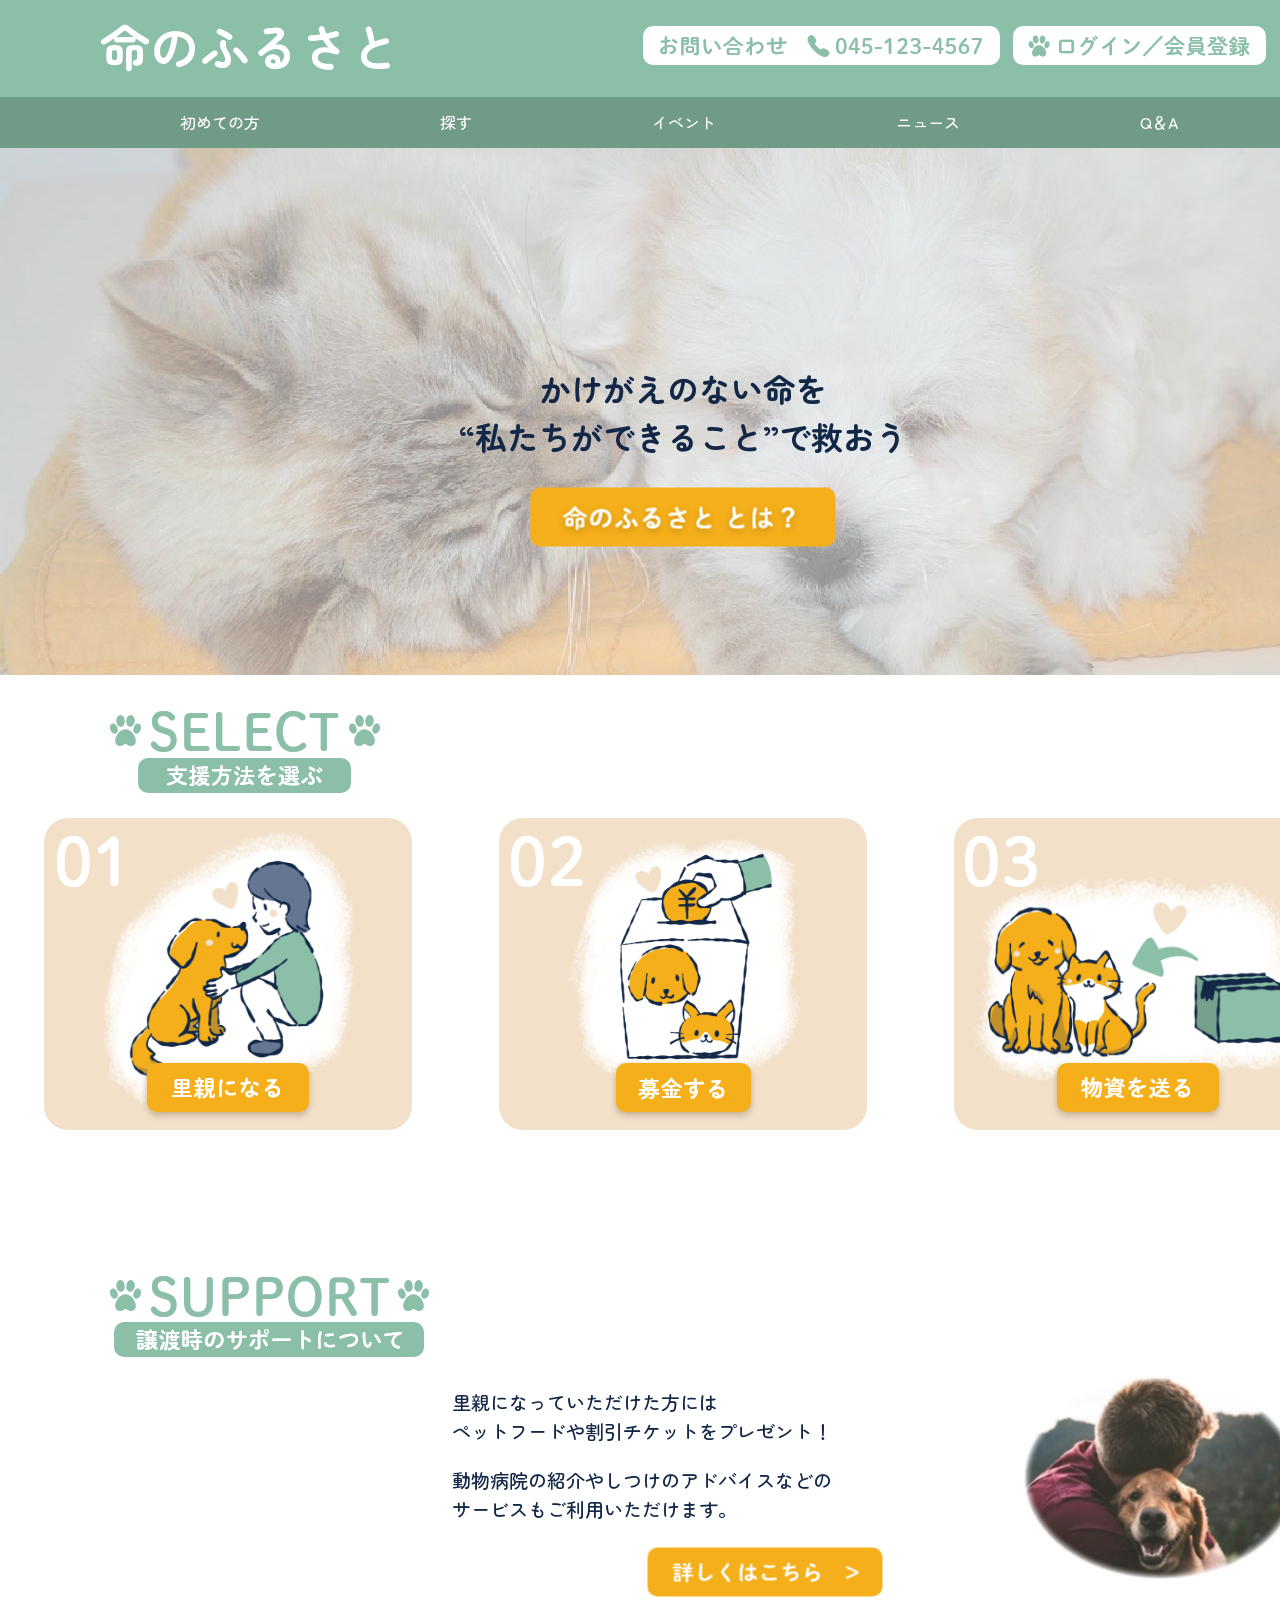
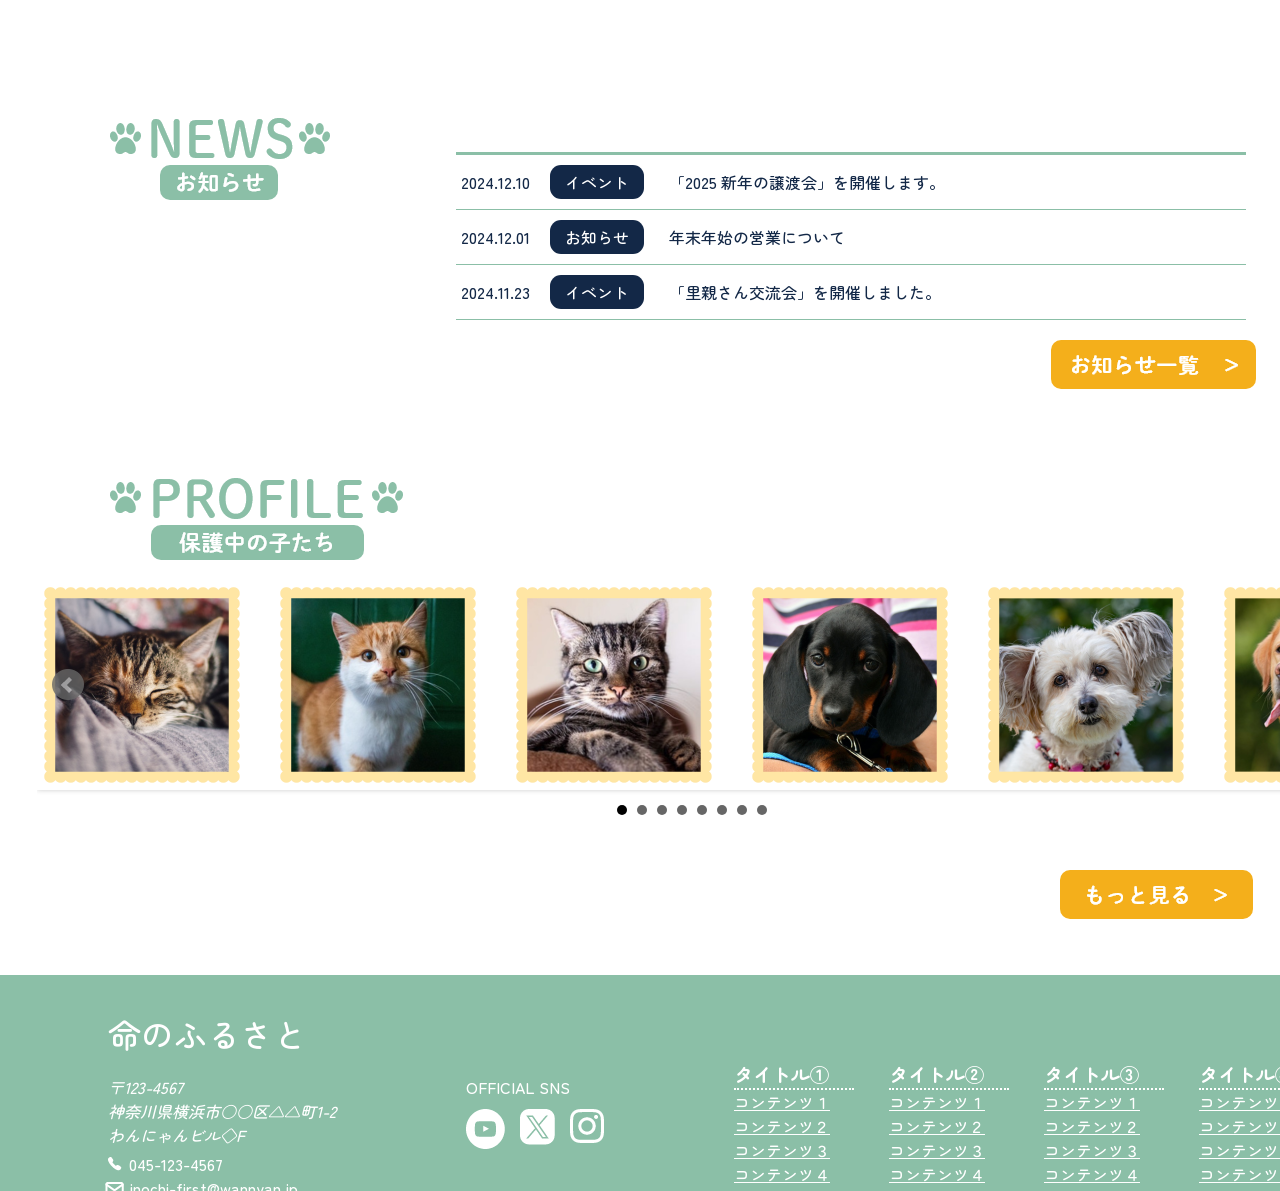
<file: index.html>
<!doctype html>

<html lang="ja">
<head>
<meta charset="utf-8">
<meta name="Description" content="ここに説明文を入れる">
<meta name="viewport" content="width=device-width">
<link rel="preconnect" href="https://fonts.googleapis.com">
<link rel="preconnect" href="https://fonts.gstatic.com" crossorigin>
<link href="https://fonts.googleapis.com/css2?family=M+PLUS+Rounded+1c&family=Zen+Maru+Gothic:wght@400;500;700&display=swap" rel="stylesheet">
<title>命のふるさとホームページ</title>
<link href="css/style.css" rel="stylesheet" type="text/css">
<link href="jquery/bxslider/jquery.bxslider.css" rel="stylesheet"/>
<link href="css/style2.css" rel="stylesheet" type="text/css">
</head>
	
<body>
	<header>
		<div id="headerinner">
			<div id="logo">
				<h1>命のふるさと</h1>
      </div>
			<div class="pc_headersub">
				<div id="headerbutton1">
				<img src="common/images/header_button1.png.png" alt="お問い合わせ電話番号">
				</div>
				<div id="headerbutton2">
				<a href="login.html"><img src="common/images/header_button2.png.png"
		    alt="ログイン・会員登録"></a>
				</div>
			</div>
		</div>
		
		<nav id="gnavi">
		 <ul>
		 <a class="gnavilink" href="#"><li>初めての方</li></a>
		 <a class="gnavilink" href="#"><li>探す</li></a>
		 <a class="gnavilink" href="#"><li>イベント</li></a>
		 <a class="gnavilink" href="#"><li>ニュース</li></a>
		 <a class="gnavilink" href="#"><li>Q＆A</li></a>
		</ul>
		</nav>
 	</header>
  <main>
		<div id="topphoto">
			<img src="images/main.jpg.jpg" alt="トップページメイン画像">
			<h1 id="copyright">
			かけがえのない命を<br>
			“私たちができること”で救おう
			</h1>
			<a href="#"><img src="images/main_button.png.png" alt="命のふるさととは？" id="pc_mainbtn"></a>
			
		</div>
		
		<section id="select">
			<h2><img class="menulogo" src="images/select_title.png.png" alt="支援方法を選ぶ"></h2>
			<ul id="selectmenu">
			<li><img src="images/select_menu1.png.png" alt="里親になる" class="selectphoto"></li>
			<li><img src="images/select_menu2.png.png" alt="募金する" class="selectphoto"></li>
			<li><img src="images/select_menu3.png.png" alt="物資を送る" class="selectphoto"></li>
			</ul>
		</section>
		<script src="jquery/jquery-3.7.1.min.js"></script>
		<script>
			$(function(){
				$(".selectphoto").on("mouseover",function(){
					$(this).css("opacity",0.7);
				});
				$(".selectphoto").on("mouseout",function(){
					$(this).css("opacity",1.0);
				});
			});
		</script>
		
		<section id="support">
			<h2><img class="menulogo" src="images/supprt_title.png.png" alt="譲渡時のサポートについて"></h2>
			<div id="support1">
				<p>里親になっていただけた方には</p>
				<p>ペットフードや割引チケットをプレゼント！</p>
			</div>
			<div id="support2">
				<p>動物病院の紹介やしつけのアドバイスなどの</p>
				<p>サービスもご利用いただけます。</p>
			</div>
			<div id="kuwashiku">
			<a href="#"><img src="images/support_button.png.png" alt="詳しくはこちら"></a>
			</div>
			<div id="supportphoto">
			<img src="images/support.jpg.jpg" alt="飼い主と愛犬の写真">
			</div>
		</section>
		
		<section id="news">
			<div id="newstitle">
			<h2><img class="menulogo" src="images/news_title.png.png" alt="お知らせ"></h2>
			</div>
			<div id="newsivent">
			<dl>
				<dt class="newstop">2024.12.10<a class="iventtag">イベント</a></dt>
				<a href="#"><dd class="newstop">「2025 新年の譲渡会」を開催します。</dd></a>
				<dt>2024.12.01<a class="iventtag">お知らせ</a></dt>
				<a href="#"><dd>年末年始の営業について</dd></a>
				<dt>2024.11.23<a class="iventtag">イベント</a></dt>
				<a href="#"><dd>「里親さん交流会」を開催しました。</dd></a>
			</dl>
				<div id="ichiran">
			<a href="#"><img src="images/news_button.png.png" alt="お知らせ一覧"></a>
			  </div>
			</div>
		</section>
		
		<section id="profile">
		 <div id="profiletitle">
			<h2><img class="menulogo" src="images/profile_title.png.png" alt="保護中の子たち"></h2>
		 </div>
			<div class="slider-container">
			 <ul id="profilephoto">
		    <li class="slide"><img src="images/profile_cat1.png" alt=""></li>
		    <li class="slide"><img src="images/profile_cat2.png" alt=""></li>
		    <li class="slide"><img src="images/profile_cat3.png" alt=""></li>
		    <li class="slide"><img src="images/profile_dog2.png" alt=""></li>
		    <li class="slide"><img src="images/profile_dog3.png" alt=""></li>
		    <li class="slide"><img src="images/profile_dog4.png" alt=""></li>
		    <li class="slide"><img src="images/profile_dog5.png" alt=""></li>
				<li class="slide"><img src="images/profile_dog1.png" alt=""></li>
		   </ul>
				
			
		 </div>
		 <div id="morebutton">
			 <a href="#"><img src="images/profile_button.png.png" alt="もっと見る"></a>
		 </div>
		 
		 <script src="jquery/jquery-3.7.1.min.js"></script>
     <script src="jquery/bxslider/jquery.bxslider.js"></script>
		 <script>
			$(function(){
			 $('#profilephoto').bxSlider({
			  mode: 'horizontal',
      moveSlides: 1,
      slideMargin: 20,
      infiniteLoop: true,
      slideWidth: 200,
      minSlides: 6,
      maxSlides: 6,
		  moveSlides: 1,
      speed: 800,
			pause: 5000,
      auto: true});
			})
		 </script>
			
	</section>
	</main>
	
	<footer>
	<p id="footerlogo">命のふるさと</p>
	
	<div id="footeraddress">
	<address>〒123-4567</address>
	<address>神奈川県横浜市○○区△△町1-2</address>
	<address>わんにゃんビル◇F</address>
	<div id="tel">
	<p id="telaicon"><img src="common/images/footer_tel.png.png" alt="tel"></p>
	<p>045-123-4567</p>
	</div>
	<div id="mail">
	<p id="mailaicon"><img src="common/images/footer_mail.png.png" alt="mail"></p>
	<p>inochi-first@wannyan.jp</p>
	</div>
	</div>
	<div id="footersns">
	<p>OFFICIAL SNS</p>
	<div id="snsaicon">
	<p id="youtube"><a href="#"><img src="common/images/footer_youtube.png.png" alt="youtubeaicon"></a></p>
	<p id="x"><a href="#"><img src="common/images/footer_x.png.png" alt="xaicon"></a></p>
	<p id="insta"><a href="#"><img src="common/images/footer_insta.png.png" alt="instaaicon"></a></p>
	</div>
	</div>
		<nav class="footermenu">
    <div class="ftmenu">
		<h2>タイトル①</h2>
    <ul>
    <li><a href="#">コンテンツ１</a></li>
			<a href="#"><li>コンテンツ２</li></a>
    <li><a href="#">コンテンツ３</a></li>
		<a href="#"><li>コンテンツ４</li></a>
		<a href="#"><li>コンテンツ５</li></a>
    </ul>
		</div>
		<div class="ftmenu">
		<h2>タイトル②</h2>
    <ul>
    <li><a href="#">コンテンツ１</a></li>
		<a href="#"><li>コンテンツ２</li></a>
    <li><a href="#">コンテンツ３</a></li>
		<a href="#"><li>コンテンツ４</li></a>
		<a href="#"><li>コンテンツ５</li></a>
    </ul>
		</div>
		<div class="ftmenu">
		<h2>タイトル③</h2>
    <ul>
    <li><a href="#">コンテンツ１</a></li>
			<a href="#"><li>コンテンツ２</li></a>
    <li><a href="#">コンテンツ３</a></li>
		<a href="#"><li>コンテンツ４</li></a>
		<a href="#"><li>コンテンツ５</li></a>
    </ul>
		</div>
		<div class="ftmenu">
		<h2>タイトル④</h2>
    <ul>
    <li><a href="#">コンテンツ１</a></li>
    <a href="#"><li>コンテンツ２</li></a>
    <li><a href="#">コンテンツ３</a></li>
		<a href="#"><li>コンテンツ４</li></a>
		<a href="#"><li>コンテンツ５</li></a>
    </ul>
		</div>
		</nav>
		<p id="cr">
			<small >© 2025 M.RISA</small>
		</p>
	</footer>
</body>
</html>
</file>
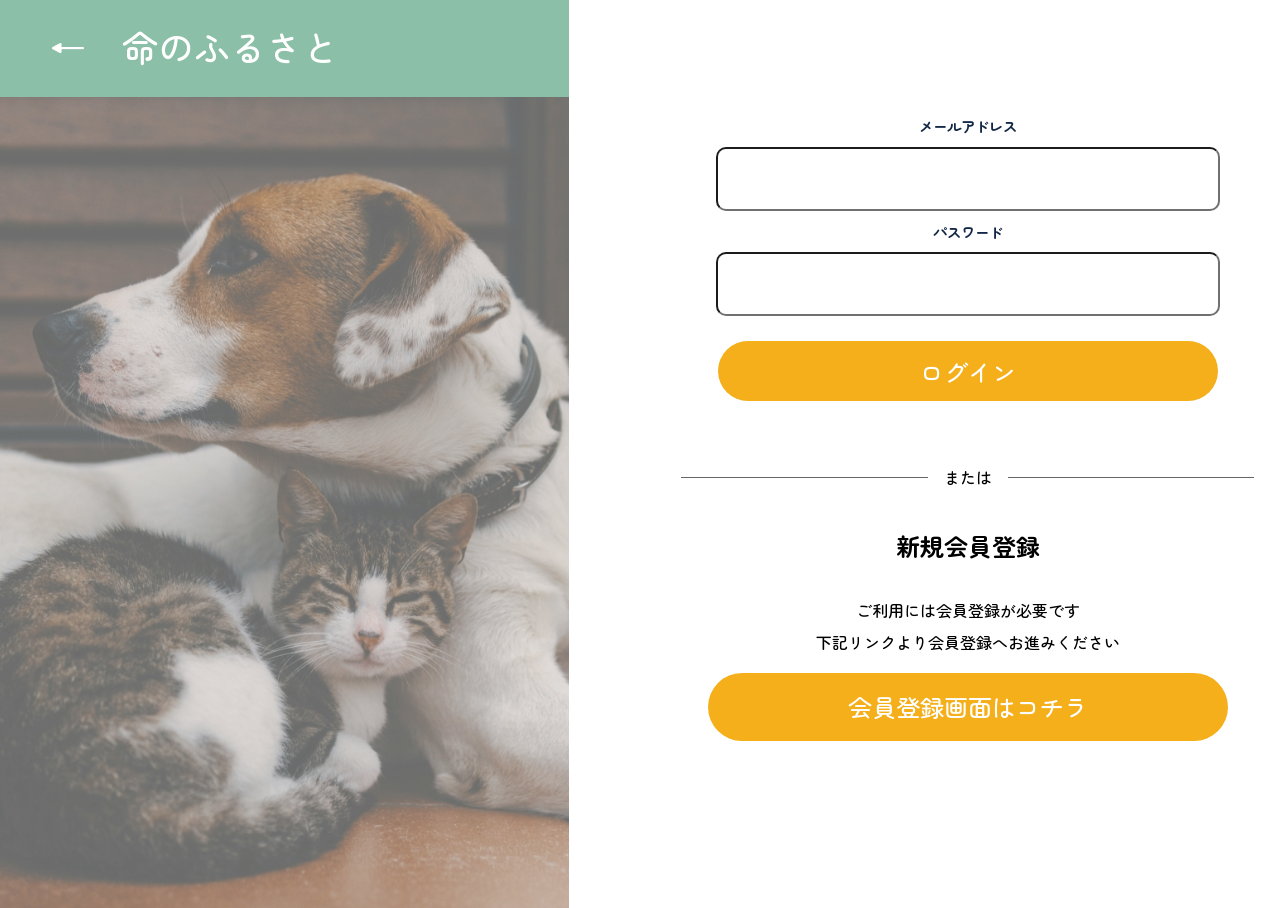
<file: login.html>
<!doctype html>
<html lang="ja">
<head>
<meta charset="utf-8">
<title>命のふるさとログイン</title>
<link href="css/login.css" rel="stylesheet" type="text/css">
<link href="https://fonts.googleapis.com/css2?family=M+PLUS+Rounded+1c&family=Zen+Maru+Gothic:wght@400;500;700&display=swap" rel="stylesheet">
</head>

<body>
<div id="title">
<div id="furusato">
	<p><a href="index.html">←　命のふるさと</a></p>
	</div>

<img src="images/logingazou.jpg" alt="dog and cat">
</div>
<div class="loginform">
<form action="#" method="post">
	<h1>メールアドレス</h1>
	<p><input type="email" name="mail" value=""></p>
	<h1>パスワード</h1>
	<p><input type="password" name="pass" value=""></p>
	<input type="submit" name="login" value="ログイン">
	</form>
	<div id="touroku">
	<p class="head-border">または</p>
	<h2>新規会員登録</h2>
	<p>ご利用には会員登録が必要です</p>
	<p>下記リンクより会員登録へお進みください</p>
	<p id="tourokubutton"><a href="#">会員登録画面はコチラ</a></p>
	</div>
	</div>
</body>
</html>
</file>
<file: css/style.css>
@charset "utf-8";
/* CSS Document */
*{
	margin: 0;
	padding: 0;
}
body{
	font-family: "Zen Maru Gothic","M PLUS Rounded 1c",
	sans-serif;
  font-weight: 500;
  font-style: normal;
	font-size: 16px;
	line-height: 1.5;
}

li{
	list-style-type: none;
}
img{
	display: block;
	border: none;
}
#logo{
	font-size: 25px;
	color: #fff;
	float: left;
	margin-top: 8px;
	margin-left: 100px
}
#headerinner{
	background-color: #8BBFA7;
	width: 1366px;
	margin-left: auto;
	margin-right: auto;
	height: 97px;
}
@media only screen and (min-width:768px) {
	.sp_headersub{display: none !important;}
	.pc_headersub{display: block !important;}
}
.pc_headersub{
	float: right;
	margin-right: 100px;
	
}
#headerbutton1{
	float: left;
	margin-right: 13px;
	margin-top: 26px;
}
#headerbutton2{
	float: left;
	margin-top: 26px;
}
#gnavi{
	clear: both;
}
#gnavi ul{
	width: 1366px;
	margin-left: auto;
	margin-right: auto;
	overflow: hidden;
	background-color: #6F9B87;
	height: 51px;
}
#gnavi li{
	float:left;
	margin-left: 180px;
	margin-top: 12.5px
}
a:link {
	color: #FFFFFF
}
a:visited{
  color: purple;
}

main{
	clear: both;
	overflow: hidden;
	width: 1366px;
	margin-left: auto;
	margin-right: auto;
}
#topphoto{
	position: relative;
}
#pc_mainbtn{
	position: absolute;
	top: 70%;
	left: 50%;
	transform: translate(-50%, -50%);
}
@media only screen and (min-width:768px) {
	#sp_mainbtn{display: none !important;}
	#pc_mainbtn{display: block !important;}
}
#copyright{
	color: #132847;
	text-align:center;
	position: absolute;
	top: 50%;
	left: 50%;
	transform: translate(-50%, -50%);
}
.menulogo{
	margin-left: 110px;
}
#select{
	margin-top: 20px;
}
#selectmenu{
	cursor: pointer;
	display: flex;
	justify-content: space-around;
	margin-top: 20px;
}
#support{
	position: relative;
	margin-top: 130px;
	height: 312px
}
#support1{
	font-size: 19px;
	color: #132847;
	position: absolute;
	top: 50%;
	left: 47%;
	transform: translate(-50%, -50%);
}
#support2{
	font-size: 19px;
	color: #132847;
	position: absolute;
	top: 75%;
	left: 47%;
	transform: translate(-50%, -50%);
}
#kuwashiku{
	cursor: pointer;
	position: absolute;
	top: 100%;
	left: 56%;
	transform: translate(-50%, -50%);
}
#supportphoto{
	position: absolute;
	top: 70%;
	left: 85%;
	transform: translate(-50%, -50%);
}
#news{
	margin-top: 130px;
	height: 360px;
}
#newstitle{
	float: left;
}
dl{
	width: 790px;
}
dt{
	color: #132847;
	border-bottom:1px solid #8BBFA7;
  float:left;
  padding:15px 5px;
}
dd{
	color: #132847;
	border-bottom:1px solid #8BBFA7;
  margin-left:100px;
  padding:15px 5px;
}
.newstop{
	border-top:3px solid #8BBFA7;
}
.iventtag{
  background-color:#132847;
  border-radius:11px;
  color:#fff;
  margin:0 20px;
  padding:5px 15px;
  text-decoration:none;
}
#ichiran{
  cursor: pointer;
	margin-top: 20px;
	margin-left: 595px;
}
#newsivent{
	float: right;
	margin-right: 110px;
	margin-top: 50px;
}
.slider-container {
            display: flex;
            align-items: center;
            overflow: hidden;
            position: relative;
            margin: 20px auto;
	          text-align: center;
	          width: 1293px;
        }
#profilephoto{
	text-align: center;
	display: flex;
  gap: 16px;
  transition: transform 0.3s ease-in-out;
}

#morebutton{
	 cursor: pointer;
   margin-left: 1060px;
   margin-top: 10px;
	 margin-bottom: 56px;
}
 .nav-button {
            position: absolute;
            top: 50%;
            transform: translateY(-50%);
            width: 40px;
            height: 40px;
            border-radius: 50%;
            font-size: 24px;
            font-weight: bold;
            cursor: pointer;
            box-shadow: 0px 4px 6px rgba(0, 0, 0, 0.2);
            display: flex;
            justify-content: center;
            align-items: center;
        }
        .prev { left: 160px; }
        .next { right: 160px; }
footer{
	background-color: #8BBFA7;
	width: 1366px;
	height: 230px;
	margin-left: auto;
	margin-right: auto;
	padding-top: 35px;
	padding-bottom: 26px;
}
footer p,address{
	color: #FFFFFF
}
#footerlogo{
	font-size: 33px;
	padding-left: 108px
}
#tel{
	display: flex;
	padding-top: 5px;
}
#telaicon{
	padding-top: 5px;
	margin-right: 7px;
}
#mail{
	display: flex
}
#mailaicon{
	padding-top: 6px;
	padding-right: 5px;
	margin-left: -3px;
}
#footeraddress{
	float: left;
	padding-top: 15px;
	padding-left: 108px;
}
#footersns{
	float: left;
	padding-top: 15px;
	padding-left: 130px;
}

#youtube{
	float: left;
	margin-right: 15px;
}
#x{
	float: left;
	margin-right: 15px;
}
#insta{
	float:left;
}
#snsaicon{
	padding-top: 10px;
}
.footermenu {
	display: flex;
	justify-content: space-between;
	width: 555px;
	height: 200px;
	padding-left: 130px;
}
.ftmenu ul{
	width: 105px;
	margin: 0;
	padding-right: 50px;
}
.ftmenu h2{
	font-size: 120%;
	width: 120px;
	color: #fff;
	border-bottom: 2px #ffff dotted;
}

#cr{
	width: 1366px;
	margin-left: auto;
	margin-right: auto;
	color: #FFFFFF;
	background-color: #8BBFA7;
	text-align: center
}
</file>
<file: css/style2.css>
@media (max-width: 767px){
	*{
	margin: 0;
	padding: 0;
}
body{
	font-family: "Zen Maru Gothic","M PLUS Rounded 1c",
	sans-serif;
  font-weight: 500;
  font-style: normal;
	font-size: 16px;
	line-height: 1.5;
}

li{
	list-style-type: none;
}
img{
	display: block;
	border: none;
}
	#logo{
	font-size: 100%;
	color: #fff;
	margin-left: 10px;
	margin-top: 24px
}
#headerinner{
	background-color: #8BBFA7;
	width: 100%;
	margin-left: auto;
	margin-right: auto;
	height: 97px;
}
	.pc_headersub{
		display:none !important; }
	
	#gnavi{
		display: none;
	}
	main{
	clear: both;
	overflow: hidden;
	width: 100%;
	margin-left: auto;
	margin-right: auto;
}
	#topphoto img{
		width: 100%;
		margin-left: auto;
		margin-right: auto;
	}
	#pc_mainbtn{
		display: none;
	}
	
#copyright{
	color: #132847;
	text-align:center;
	font-size: 120%;
	position: absolute;
	top: 30%;
	left: 50%;
	transform: translate(-50%, -50%);
}
	
.menulogo{
	margin-left: auto;
	margin-right: auto;
}
#select{
	margin-top: 20px;
}
#selectmenu{
 display: flex;
flex-direction: column;
}

#support{
	position: relative;
	margin-top: 130px;
	height: 312px
}
#support1{
	font-size: 19px;
	color: #132847;
	position: absolute;
	top: 50%;
	left: 47%;
	transform: translate(-50%, -50%);
}
#support2{
	font-size: 19px;
	color: #132847;
	position: absolute;
	top: 75%;
	left: 47%;
	transform: translate(-50%, -50%);
}
}
</file>
<file: css/login.css>
@charset "utf-8";
*{
	margin: 0;
	padding: 0;
}
body{
	font-family: "Zen Maru Gothic","M PLUS Rounded 1c",
	sans-serif;
  font-weight: 500;
  font-style: normal;
	font-size: 16px;
	line-height: 1.5;
	width: 1920px;
	margin-left: auto;
	margin-right: auto;
}
img{
	display: block;
	border: none;
}

a{
	text-decoration: none;
	color: #FFFFFF;
}
#furusato a:visited{
	color: #FFFFFF;
}
#furusato p{
	font-size: 36px;
  padding-top: 19px;
	padding-left: 50px;
}
#furusato{
	height: 97px;
	width: 569px;
	background-color: #8BBFA7;
}
#title{
	width: 569px;
	float: left;
}
.loginform{
	width: 797px;
	padding-top: 115px;
	float: left;
	text-align: center;
}
.loginform h1{
	color: #132847;
	font-size: 90%;
}
form input[type = "email"],form input[type = "password"] {
  border: 2px inset#707070;
  background: none;
	width: 500px;
	height: 60px;
	border-radius: 10px;
	margin: 10px;
	text-align: center;
	font-size: 25px;
}
form input[type = "submit"]{
  background-color: #F4AF1B;
  display: block;
  border: none;
  width: 500px;
	height: 60px;
  margin: 0 auto;
	margin-top: 15px;
  outline: none;
  color: white;
  border-radius: 40px;
  transition: 0.25s;
  text-align: center;
	font-size: 24px;
	font-family: "Zen Maru Gothic","M PLUS Rounded 1c",
	sans-serif;
	font-weight: 500;
  cursor: pointer;
}
#touroku{
	padding-top: 60px;;
}
.head-border {
    display: flex;
    align-items: center;
}

.head-border:before,
.head-border:after {
    content: "";
    height: 1px;
    flex-grow: 1;
    background-color: #666;
}

.head-border:before {
    margin-right: 1rem;
	  margin-left: 7rem;
}

.head-border:after {
    margin-left: 1rem;
	  margin-right: 7rem;
}
#touroku h2{
	margin-top: 35px;
	margin-bottom: 30px;
}
#touroku p{
	line-height: 2;
}
#tourokubutton{  
    display: block;
	  margin: 0 auto;
    width: 500px;
    text-align: center;
    padding: 10px 10px;
	  margin-top: 15px;
    background: #F4AF1B;
    border: none;
	  border-radius: 40px;
	  font-size: 24px;
	  color: #FFFFFF;
}
</file>
